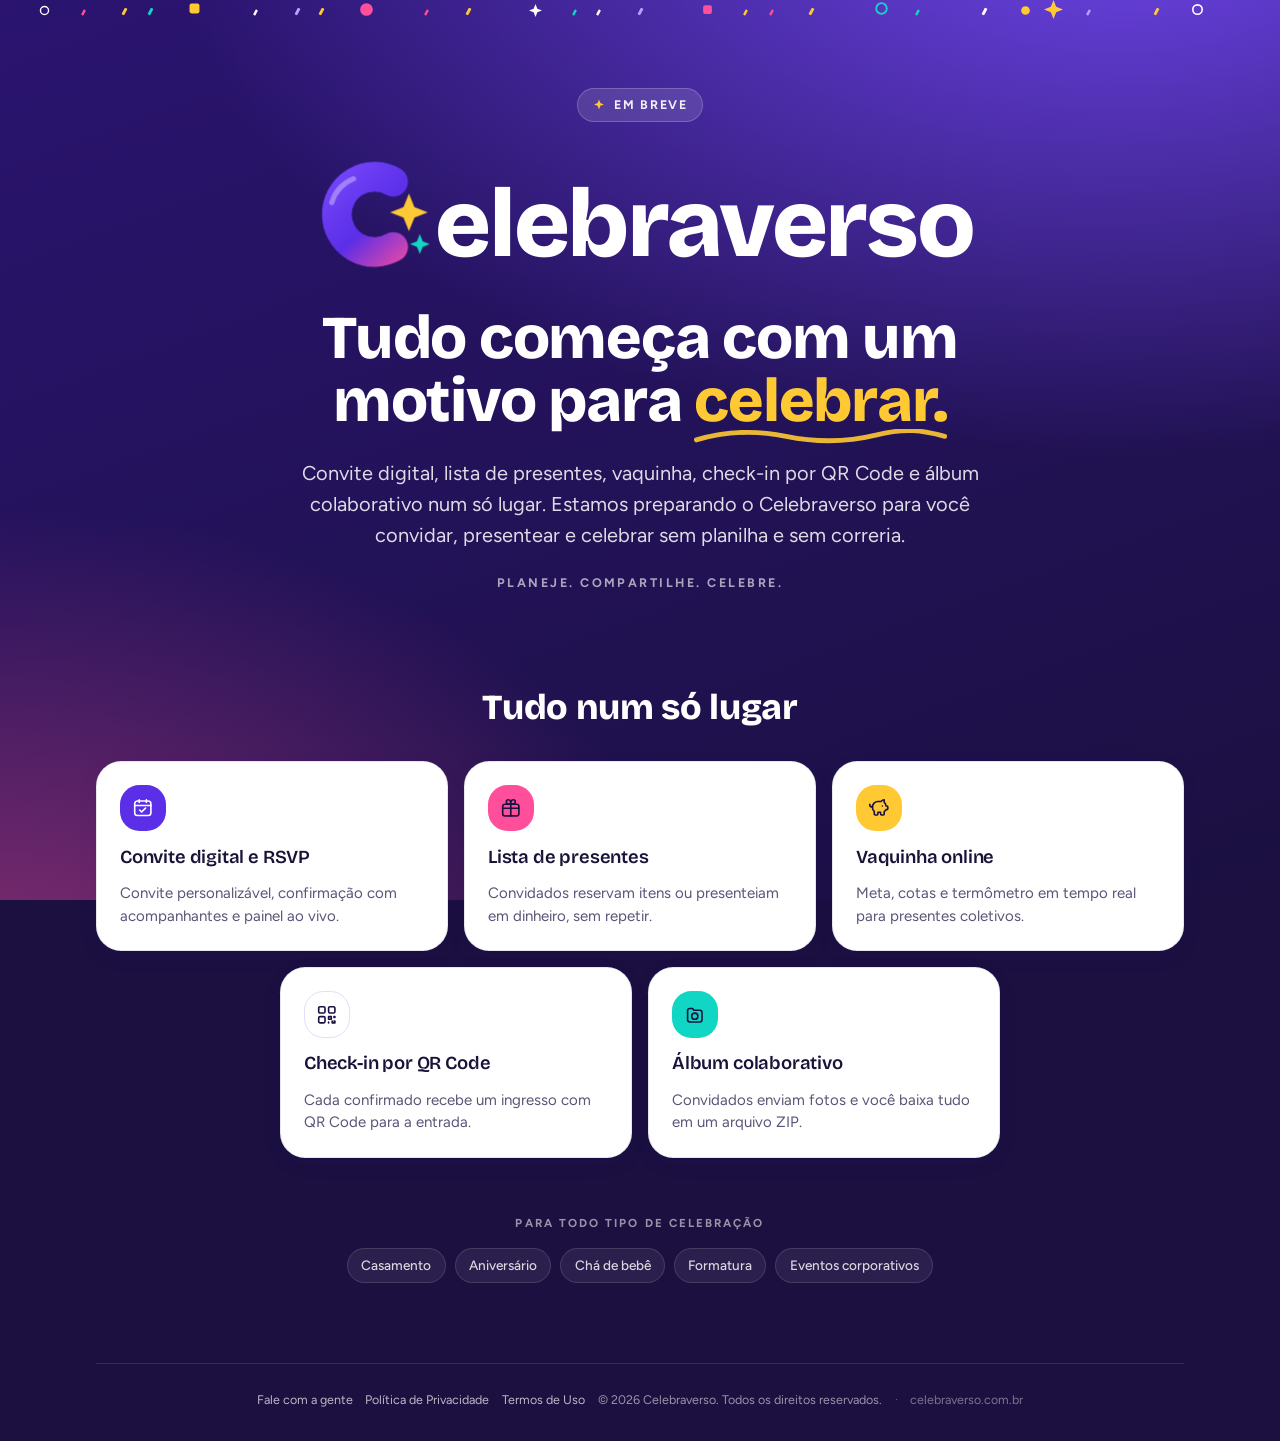
<file: index.html>
<!doctype html>
<html lang="pt-BR">
  <head>
    <meta charset="utf-8" />
    <meta name="viewport" content="width=device-width, initial-scale=1" />
    <title>Celebraverso · Convite digital, lista de presentes e vaquinha — em breve</title>
    <meta name="robots" content="index, follow, max-image-preview:large" />
    <script type="application/ld+json">{"@context":"https://schema.org","@graph":[{"@type":"WebSite","@id":"https://celebraverso.com.br/#site","url":"https://celebraverso.com.br/","name":"Celebraverso","inLanguage":"pt-BR"},{"@type":"Organization","@id":"https://celebraverso.com.br/#org","name":"Celebraverso","url":"https://celebraverso.com.br/","slogan":"Planeje. Compartilhe. Celebre."}]}</script>
    <meta name="description" content="Celebraverso: convite digital, lista de presentes, vaquinha, check-in por QR Code e álbum colaborativo. Em breve." />
    <meta name="theme-color" content="#1b1040" />
    <meta name="color-scheme" content="dark light" />
    <link rel="icon" href="favicon.svg?v=2" type="image/svg+xml" />
    <link rel="apple-touch-icon" href="favicon.svg?v=2" />
    <link rel="canonical" href="https://celebraverso.com.br/" />
    <meta property="og:type" content="website" />
    <meta property="og:site_name" content="Celebraverso" />
    <meta property="og:locale" content="pt_BR" />
    <meta property="og:url" content="https://celebraverso.com.br/" />
    <meta property="og:title" content="Celebraverso · Planeje. Compartilhe. Celebre." />
    <meta property="og:description" content="Convite digital, lista de presentes, vaquinha, check-in por QR Code e álbum colaborativo num só lugar. Em breve." />
    <meta property="og:image" content="https://celebraverso.com.br/og-image.jpg" />
    <meta property="og:image:type" content="image/jpeg" />
    <meta property="og:image:width" content="1200" />
    <meta property="og:image:height" content="630" />
    <meta property="og:image:alt" content="Celebraverso — Planeje. Compartilhe. Celebre." />
    <meta name="twitter:card" content="summary_large_image" />
    <meta name="twitter:title" content="Celebraverso · Em breve" />
    <meta name="twitter:description" content="Convite digital, lista de presentes, vaquinha, check-in e álbum colaborativo. Em breve." />
    <meta name="twitter:image" content="https://celebraverso.com.br/og-image.jpg" />
    <link rel="preload" href="assets/fonts/bricolage-grotesque.woff2" as="font" type="font/woff2" crossorigin />
    <link rel="preload" href="assets/fonts/figtree.woff2" as="font" type="font/woff2" crossorigin />
    <link rel="stylesheet" href="styles.css?v=6" />
  </head>
  <body>
    <div class="fundo" aria-hidden="true">
      <div class="ambient motion-reduce:hidden">
        <span style="left: 3%; top: 0px; width: 13px; height: 13px; animation-duration: 56s; animation-delay: 0s; --dx: -14px; --rot: -50deg; --o: 0.5;"><svg viewBox="-12 -12 24 24" aria-hidden="true" focusable="false" class="size-full"><circle r="7.500" fill="none" stroke="#ffffff" stroke-width="2.600"></circle></svg></span>
        <span style="left:59.9%;top:0;width:9px;height:9px;animation-duration:56.0s;animation-delay:0.0s;--dx:25px;--rot:79deg;--o:0.48000000000000004"><svg viewBox="-12 -12 24 24" aria-hidden="true" focusable="false" class="size-full"><rect x="-3.200" y="-8" width="6.400" height="16" rx="1.600" fill="#ff4f9a" transform="rotate(28)"></rect></svg></span>
        <span class="max-sm:hidden" style="left:24.7%;top:0;width:11px;height:11px;animation-duration:56.0s;animation-delay:-3.1s;--dx:-14px;--rot:-108deg;--o:0.56"><svg viewBox="-12 -12 24 24" aria-hidden="true" focusable="false" class="size-full"><rect x="-3.200" y="-8" width="6.400" height="16" rx="1.600" fill="#ffc933" transform="rotate(28)"></rect></svg></span>
        <span class="max-sm:hidden" style="left: 81.6%; top: 0px; width: 19px; height: 19px; animation-duration: 56s; animation-delay: -12.4s; --dx: 25px; --rot: 137deg; --o: 0.74;"><svg viewBox="-12 -12 24 24" aria-hidden="true" focusable="false" class="size-full"><path d="M0-12l3.4 8.6L12 0l-8.6 3.4L0 12l-3.4-8.6L-12 0l8.6-3.4z" fill="#ffc933"></path></svg></span>
        <span style="left:46.4%;top:0;width:9px;height:9px;animation-duration:56.0s;animation-delay:-6.2s;--dx:-14px;--rot:-56deg;--o:0.4"><svg viewBox="-12 -12 24 24" aria-hidden="true" focusable="false" class="size-full"><rect x="-3.200" y="-8" width="6.400" height="16" rx="1.600" fill="#ffffff" transform="rotate(28)"></rect></svg></span>
        <span class="max-sm:hidden" style="left:11.3%;top:0;width:11px;height:11px;animation-duration:56.0s;animation-delay:-9.3s;--dx:25px;--rot:85deg;--o:0.48000000000000004"><svg viewBox="-12 -12 24 24" aria-hidden="true" focusable="false" class="size-full"><rect x="-3.200" y="-8" width="6.400" height="16" rx="1.600" fill="#12d6c4" transform="rotate(28)"></rect></svg></span>
        <span style="left: 68.2%; top: 0px; width: 17px; height: 17px; animation-duration: 56s; animation-delay: -6.2s; --dx: -14px; --rot: -114deg; --o: 0.66;"><svg viewBox="-12 -12 24 24" aria-hidden="true" focusable="false" class="size-full"><circle r="7.500" fill="none" stroke="#12d6c4" stroke-width="2.600"></circle></svg></span>
        <span style="left:33.0%;top:0;width:9px;height:9px;animation-duration:56.0s;animation-delay:-12.4s;--dx:25px;--rot:143deg;--o:0.64"><svg viewBox="-12 -12 24 24" aria-hidden="true" focusable="false" class="size-full"><rect x="-3.200" y="-8" width="6.400" height="16" rx="1.600" fill="#ff4f9a" transform="rotate(28)"></rect></svg></span>
        <span class="max-sm:hidden" style="left:89.9%;top:0;width:11px;height:11px;animation-duration:56.0s;animation-delay:-15.6s;--dx:-14px;--rot:-62deg;--o:0.4"><svg viewBox="-12 -12 24 24" aria-hidden="true" focusable="false" class="size-full"><rect x="-3.200" y="-8" width="6.400" height="16" rx="1.600" fill="#ffc933" transform="rotate(28)"></rect></svg></span>
        <span class="max-sm:hidden" style="left: 54.7%; top: 0px; width: 15px; height: 15px; animation-duration: 56s; animation-delay: -24.9s; --dx: 25px; --rot: 91deg; --o: 0.58;"><svg viewBox="-12 -12 24 24" aria-hidden="true" focusable="false" class="size-full"><rect x="-7" y="-7" width="14" height="14" rx="3" fill="#ff4f9a"></rect></svg></span>
        <span style="left:19.6%;top:0;width:9px;height:9px;animation-duration:56.0s;animation-delay:-18.7s;--dx:-14px;--rot:-120deg;--o:0.56"><svg viewBox="-12 -12 24 24" aria-hidden="true" focusable="false" class="size-full"><rect x="-3.200" y="-8" width="6.400" height="16" rx="1.600" fill="#ffffff" transform="rotate(28)"></rect></svg></span>
        <span class="max-sm:hidden" style="left:76.5%;top:0;width:11px;height:11px;animation-duration:56.0s;animation-delay:-21.8s;--dx:25px;--rot:149deg;--o:0.64"><svg viewBox="-12 -12 24 24" aria-hidden="true" focusable="false" class="size-full"><rect x="-3.200" y="-8" width="6.400" height="16" rx="1.600" fill="#ffffff" transform="rotate(28)"></rect></svg></span>
        <span style="left: 41.3%; top: 0px; width: 13px; height: 13px; animation-duration: 56s; animation-delay: -18.7s; --dx: -14px; --rot: -68deg; --o: 0.5;"><svg viewBox="-12 -12 24 24" aria-hidden="true" focusable="false" class="size-full"><path d="M0-12l3.4 8.6L12 0l-8.6 3.4L0 12l-3.4-8.6L-12 0l8.6-3.4z" fill="#ffffff"></path></svg></span>
        <span style="left:6.2%;top:0;width:9px;height:9px;animation-duration:56.0s;animation-delay:-24.9s;--dx:25px;--rot:97deg;--o:0.48000000000000004"><svg viewBox="-12 -12 24 24" aria-hidden="true" focusable="false" class="size-full"><rect x="-3.200" y="-8" width="6.400" height="16" rx="1.600" fill="#ff4f9a" transform="rotate(28)"></rect></svg></span>
        <span class="max-sm:hidden" style="left:63.0%;top:0;width:11px;height:11px;animation-duration:56.0s;animation-delay:-28.0s;--dx:-14px;--rot:-126deg;--o:0.56"><svg viewBox="-12 -12 24 24" aria-hidden="true" focusable="false" class="size-full"><rect x="-3.200" y="-8" width="6.400" height="16" rx="1.600" fill="#ffc933" transform="rotate(28)"></rect></svg></span>
        <span class="max-sm:hidden" style="left: 27.9%; top: 0px; width: 19px; height: 19px; animation-duration: 56s; animation-delay: -37.3s; --dx: 25px; --rot: 155deg; --o: 0.74;"><svg viewBox="-12 -12 24 24" aria-hidden="true" focusable="false" class="size-full"><circle r="8" fill="#ff4f9a"></circle></svg></span>
        <span style="left:84.7%;top:0;width:9px;height:9px;animation-duration:56.0s;animation-delay:-31.1s;--dx:-14px;--rot:-74deg;--o:0.4"><svg viewBox="-12 -12 24 24" aria-hidden="true" focusable="false" class="size-full"><rect x="-3.200" y="-8" width="6.400" height="16" rx="1.600" fill="#b9a2ff" transform="rotate(28)"></rect></svg></span>
        <span class="max-sm:hidden" style="left:49.6%;top:0;width:11px;height:11px;animation-duration:56.0s;animation-delay:-34.2s;--dx:25px;--rot:103deg;--o:0.48000000000000004"><svg viewBox="-12 -12 24 24" aria-hidden="true" focusable="false" class="size-full"><rect x="-3.200" y="-8" width="6.400" height="16" rx="1.600" fill="#b9a2ff" transform="rotate(28)"></rect></svg></span>
        <span style="left: 14.5%; top: 0px; width: 17px; height: 17px; animation-duration: 56s; animation-delay: -31.1s; --dx: -14px; --rot: -132deg; --o: 0.66;"><svg viewBox="-12 -12 24 24" aria-hidden="true" focusable="false" class="size-full"><rect x="-7" y="-7" width="14" height="14" rx="3" fill="#ffc933"></rect></svg></span>
        <span style="left:71.3%;top:0;width:9px;height:9px;animation-duration:56.0s;animation-delay:-37.3s;--dx:25px;--rot:51deg;--o:0.64"><svg viewBox="-12 -12 24 24" aria-hidden="true" focusable="false" class="size-full"><rect x="-3.200" y="-8" width="6.400" height="16" rx="1.600" fill="#12d6c4" transform="rotate(28)"></rect></svg></span>
        <span class="max-sm:hidden" style="left:36.2%;top:0;width:11px;height:11px;animation-duration:56.0s;animation-delay:-40.4s;--dx:-14px;--rot:-80deg;--o:0.4"><svg viewBox="-12 -12 24 24" aria-hidden="true" focusable="false" class="size-full"><rect x="-3.200" y="-8" width="6.400" height="16" rx="1.600" fill="#ffc933" transform="rotate(28)"></rect></svg></span>
        <span class="max-sm:hidden" style="left: 93%; top: 0px; width: 15px; height: 15px; animation-duration: 56s; animation-delay: -49.8s; --dx: 25px; --rot: 109deg; --o: 0.58;"><svg viewBox="-12 -12 24 24" aria-hidden="true" focusable="false" class="size-full"><circle r="7.500" fill="none" stroke="#ffffff" stroke-width="2.600"></circle></svg></span>
        <span style="left:57.9%;top:0;width:9px;height:9px;animation-duration:56.0s;animation-delay:-43.6s;--dx:-14px;--rot:-138deg;--o:0.56"><svg viewBox="-12 -12 24 24" aria-hidden="true" focusable="false" class="size-full"><rect x="-3.200" y="-8" width="6.400" height="16" rx="1.600" fill="#ffc933" transform="rotate(28)"></rect></svg></span>
        <span class="max-sm:hidden" style="left:22.8%;top:0;width:11px;height:11px;animation-duration:56.0s;animation-delay:-46.7s;--dx:25px;--rot:57deg;--o:0.64"><svg viewBox="-12 -12 24 24" aria-hidden="true" focusable="false" class="size-full"><rect x="-3.200" y="-8" width="6.400" height="16" rx="1.600" fill="#b9a2ff" transform="rotate(28)"></rect></svg></span>
        <span style="left: 79.6%; top: 0px; width: 13px; height: 13px; animation-duration: 56s; animation-delay: -43.6s; --dx: -14px; --rot: -86deg; --o: 0.5;"><svg viewBox="-12 -12 24 24" aria-hidden="true" focusable="false" class="size-full"><circle r="8" fill="#ffc933"></circle></svg></span>
        <span style="left:44.5%;top:0;width:9px;height:9px;animation-duration:56.0s;animation-delay:-49.8s;--dx:25px;--rot:115deg;--o:0.48000000000000004"><svg viewBox="-12 -12 24 24" aria-hidden="true" focusable="false" class="size-full"><rect x="-3.200" y="-8" width="6.400" height="16" rx="1.600" fill="#12d6c4" transform="rotate(28)"></rect></svg></span>
        <span class="max-sm:hidden" style="left:9.3%;top:0;width:11px;height:11px;animation-duration:56.0s;animation-delay:-52.9s;--dx:-14px;--rot:-144deg;--o:0.56"><svg viewBox="-12 -12 24 24" aria-hidden="true" focusable="false" class="size-full"><rect x="-3.200" y="-8" width="6.400" height="16" rx="1.600" fill="#ffc933" transform="rotate(28)"></rect></svg></span>
      </div>
    </div>
    <a class="skip-link" href="#conteudo">Pular para o conteúdo</a>

    <div id="pagina-black">
      <div hidden></div>
      
      <main id="conteudo" class="page sobre-fundo">

      <header class="hero">
        <p class="badge reveal">
          <svg class="badge-spark" viewBox="0 0 24 24" aria-hidden="true">
            <path
              d="M12 2.5l2.3 6.2 6.2 2.3-6.2 2.3L12 19.5l-2.3-6.2L3.5 11l6.2-2.3z"
              fill="currentColor"
            />
          </svg>
          Em breve
        </p>

        <p class="brand reveal reveal-1">
          <span class="sr-only">Celebraverso</span>
          <svg class="brand-mark" viewBox="0 0 64 64" aria-hidden="true" focusable="false">
            <defs>
              <linearGradient
                id="celebra-c"
                x1="8"
                y1="6"
                x2="56"
                y2="58"
                gradientUnits="userSpaceOnUse"
              >
                <stop offset="0" stop-color="#7a4dff" />
                <stop offset="0.55" stop-color="#5b2ee8" />
                <stop offset="1" stop-color="#ff4f9a" />
              </linearGradient>
            </defs>
            <path
              d="M44 15.5A19 19 0 1 0 44 48.5"
              stroke="url(#celebra-c)"
              stroke-width="15"
              stroke-linecap="round"
              fill="none"
            />
            <path
              d="M13 26A19 19 0 0 1 24 14"
              stroke="#ffffff"
              stroke-opacity="0.35"
              stroke-width="2.6"
              stroke-linecap="round"
              fill="none"
            />
            <path
              class="spark"
              d="M52.00 21.50L54.76 28.34L61.50 31.00L54.76 33.66L52.00 40.50L49.24 33.66L42.50 31.00L49.24 28.34z"
              fill="#ffc933"
            />
            <path
              class="bit-mark"
              d="M57.50 42.00L58.95 45.60L62.50 47.00L58.95 48.40L57.50 52.00L56.05 48.40L52.50 47.00L56.05 45.60z"
              fill="#12d6c4"
            />
          </svg><span class="brand-word" aria-hidden="true">elebra<span class="brand-suffix">verso</span></span>
        </p>

        <h1 class="headline reveal reveal-2">
          Tudo começa com um motivo para
          <span class="sun-word">
            celebrar.
            <svg class="underline" viewBox="0 0 220 14" preserveAspectRatio="none" aria-hidden="true">
              <path
                d="M2 9c28-8 52-8 78-3s52 5 78-1 40-4 60 1"
                fill="none"
                stroke="currentColor"
                stroke-width="4"
                stroke-linecap="round"
              />
            </svg>
          </span>
        </h1>

        <p class="lead reveal reveal-3">
          Convite digital, lista de presentes, vaquinha, check-in por QR Code e
          álbum colaborativo num só lugar. Estamos preparando o Celebraverso para você
          convidar, presentear e celebrar sem planilha e sem correria.
        </p>

        <p class="slogan reveal reveal-4">Planeje. Compartilhe. Celebre.</p>
      </header>

      <section class="features" aria-labelledby="recursos">
        <h2 id="recursos" class="section-title reveal">Tudo num só lugar</h2>
        <ul class="cards">
          <li class="card reveal">
            <span class="icon icon-violet" aria-hidden="true">
              <svg viewBox="0 0 24 24" fill="none" stroke="currentColor" stroke-width="1.8" stroke-linecap="round" stroke-linejoin="round">
                <rect x="3" y="4.5" width="18" height="16" rx="3" />
                <path d="M8 3v3M16 3v3M3 9.5h18M8.5 14.5l2.2 2.2 4.3-4.3" />
              </svg>
            </span>
            <h3>Convite digital e RSVP</h3>
            <p>Convite personalizável, confirmação com acompanhantes e painel ao vivo.</p>
          </li>

          <li class="card reveal">
            <span class="icon icon-pink" aria-hidden="true">
              <svg viewBox="0 0 24 24" fill="none" stroke="currentColor" stroke-width="1.8" stroke-linecap="round" stroke-linejoin="round">
                <rect x="3" y="8" width="18" height="13" rx="2.5" />
                <path d="M12 8v13M3 12.5h18" />
                <path d="M12 8C9 8 7 6.8 7 5.2 7 3.9 8 3 9.3 3c1.6 0 2.7 2 2.7 5zM12 8c3 0 5-1.2 5-2.8C17 3.9 16 3 14.7 3c-1.6 0-2.7 2-2.7 5z" />
              </svg>
            </span>
            <h3>Lista de presentes</h3>
            <p>Convidados reservam itens ou presenteiam em dinheiro, sem repetir.</p>
          </li>

          <li class="card reveal">
            <span class="icon icon-sun" aria-hidden="true">
              <svg viewBox="0 0 24 24" fill="none" stroke="currentColor" stroke-width="1.8" stroke-linecap="round" stroke-linejoin="round">
                <path d="M11 17h3v2a1 1 0 0 0 1 1h2a1 1 0 0 0 1-1v-3a3.16 3.16 0 0 0 2-2h1a1 1 0 0 0 1-1v-2a1 1 0 0 0-1-1h-1a5 5 0 0 0-2-4V3a4 4 0 0 0-3.2 1.6l-.3.4H11a6 6 0 0 0-6 6v1a5 5 0 0 0 2 4v3a1 1 0 0 0 1 1h2a1 1 0 0 0 1-1z" />
                <path d="M16 10h.01" />
                <path d="M2 8v1a2 2 0 0 0 2 2h1" />
              </svg>
            </span>
            <h3>Vaquinha online</h3>
            <p>Meta, cotas e termômetro em tempo real para presentes coletivos.</p>
          </li>

          <li class="card reveal">
            <span class="icon icon-ink" aria-hidden="true">
              <svg viewBox="0 0 24 24" fill="none" stroke="currentColor" stroke-width="1.8" stroke-linecap="round" stroke-linejoin="round">
                <rect x="3" y="3" width="7" height="7" rx="1.5" />
                <rect x="14" y="3" width="7" height="7" rx="1.5" />
                <rect x="3" y="14" width="7" height="7" rx="1.5" />
                <path d="M14 14h3v3h-3zM20 14h1v1h-1zM20 19h1v2h-3v-2M14 20v1" />
              </svg>
            </span>
            <h3>Check-in por QR Code</h3>
            <p>Cada confirmado recebe um ingresso com QR Code para a entrada.</p>
          </li>

          <li class="card reveal">
            <span class="icon icon-aqua" aria-hidden="true">
              <svg viewBox="0 0 24 24" fill="none" stroke="currentColor" stroke-width="1.8" stroke-linecap="round" stroke-linejoin="round">
                <path d="M4 7.5A2.5 2.5 0 0 1 6.5 5h3L11 7h6.5A2.5 2.5 0 0 1 20 9.5v8A2.5 2.5 0 0 1 17.5 20h-11A2.5 2.5 0 0 1 4 17.5z" />
                <circle cx="12" cy="13.5" r="3.4" />
              </svg>
            </span>
            <h3>Álbum colaborativo</h3>
            <p>Convidados enviam fotos e você baixa tudo em um arquivo ZIP.</p>
          </li>
        </ul>

        <p class="types-label reveal">Para todo tipo de celebração</p>
        <ul class="types reveal">
          <li>Casamento</li>
          <li>Aniversário</li>
          <li>Chá de bebê</li>
          <li>Formatura</li>
          <li>Eventos corporativos</li>
        </ul>
      </section>

      <footer class="footer">
        <p><a href="mailto:atendimento@celebraverso.com.br">Fale com a gente</a></p>
        <p><a href="privacidade/">Política de Privacidade</a></p>
        <p><a href="termos/">Termos de Uso</a></p>

        <p>© <span id="ano">2026</span> Celebraverso. Todos os direitos reservados.</p>
        <p class="domain">celebraverso.com.br</p>
      </footer>
    </main>
    </div>


    <script src="app.js?v=4" defer></script>
  </body>
</html>
</file>
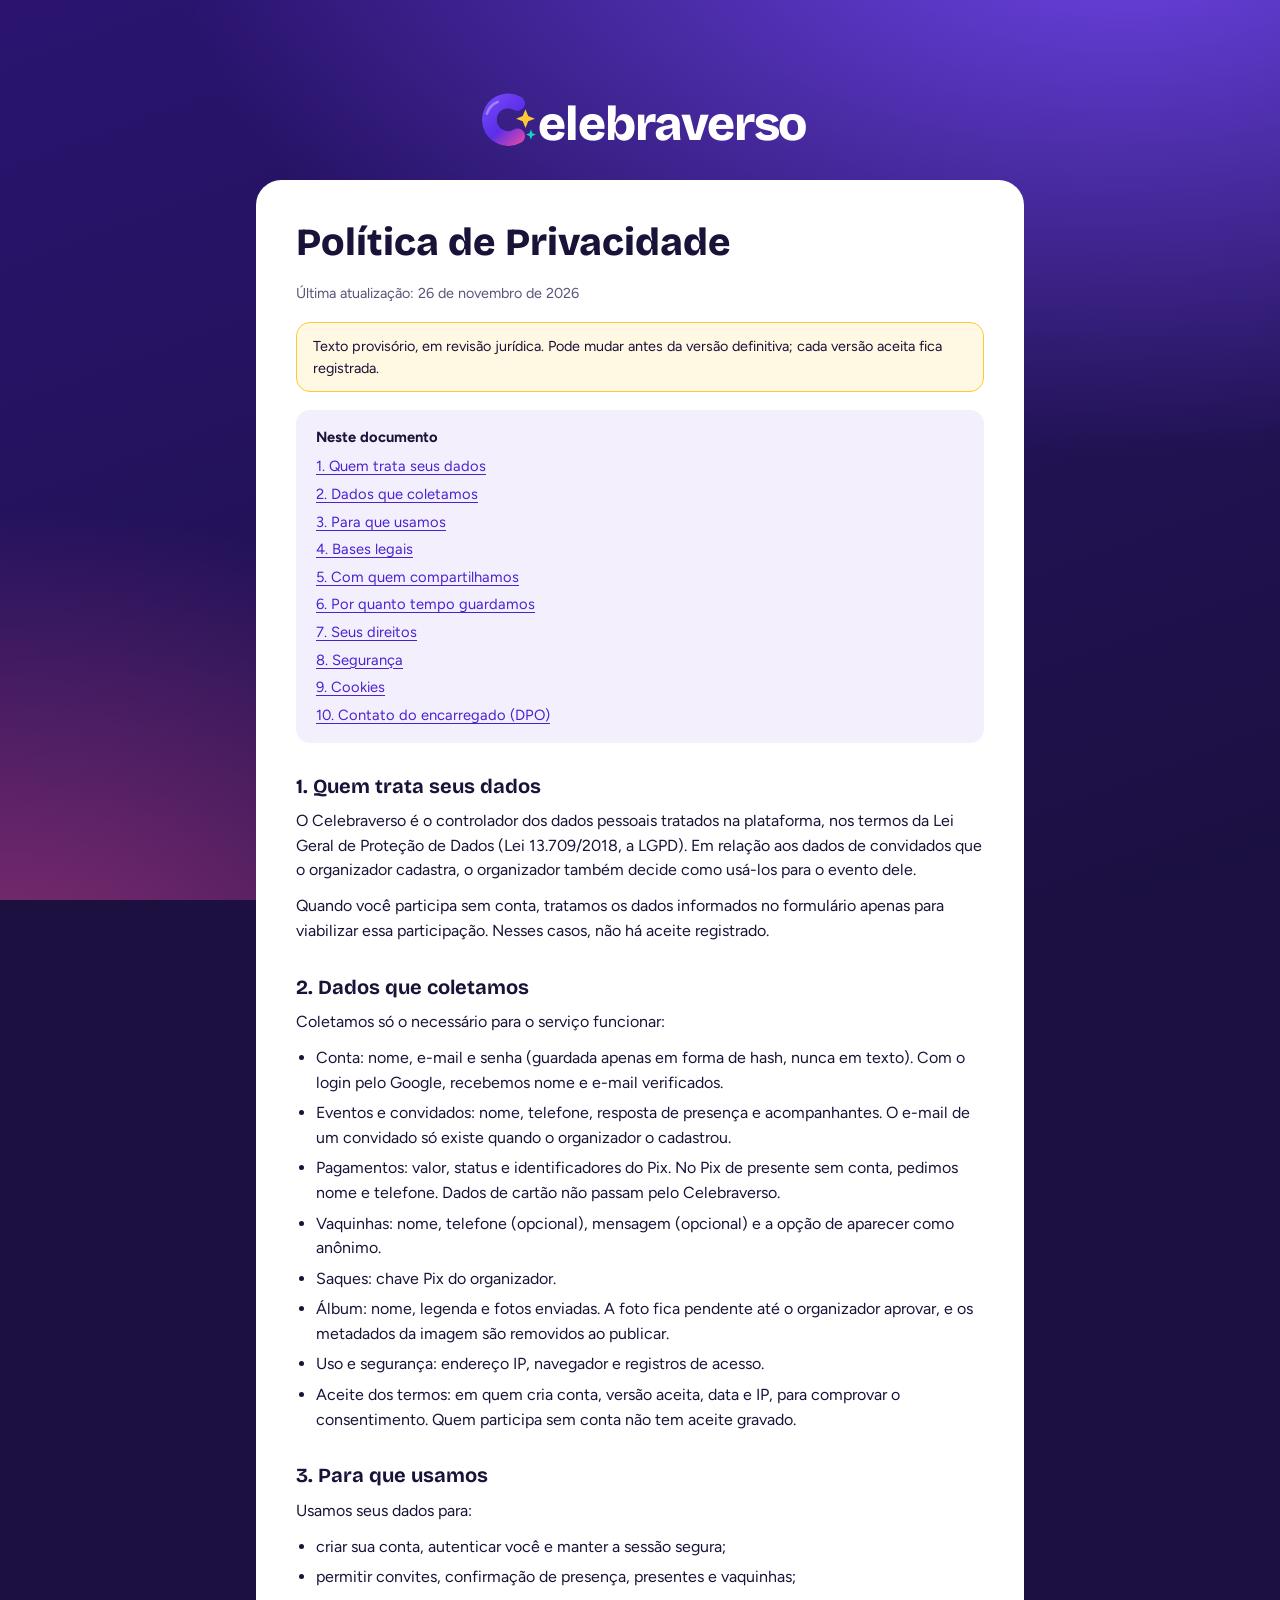
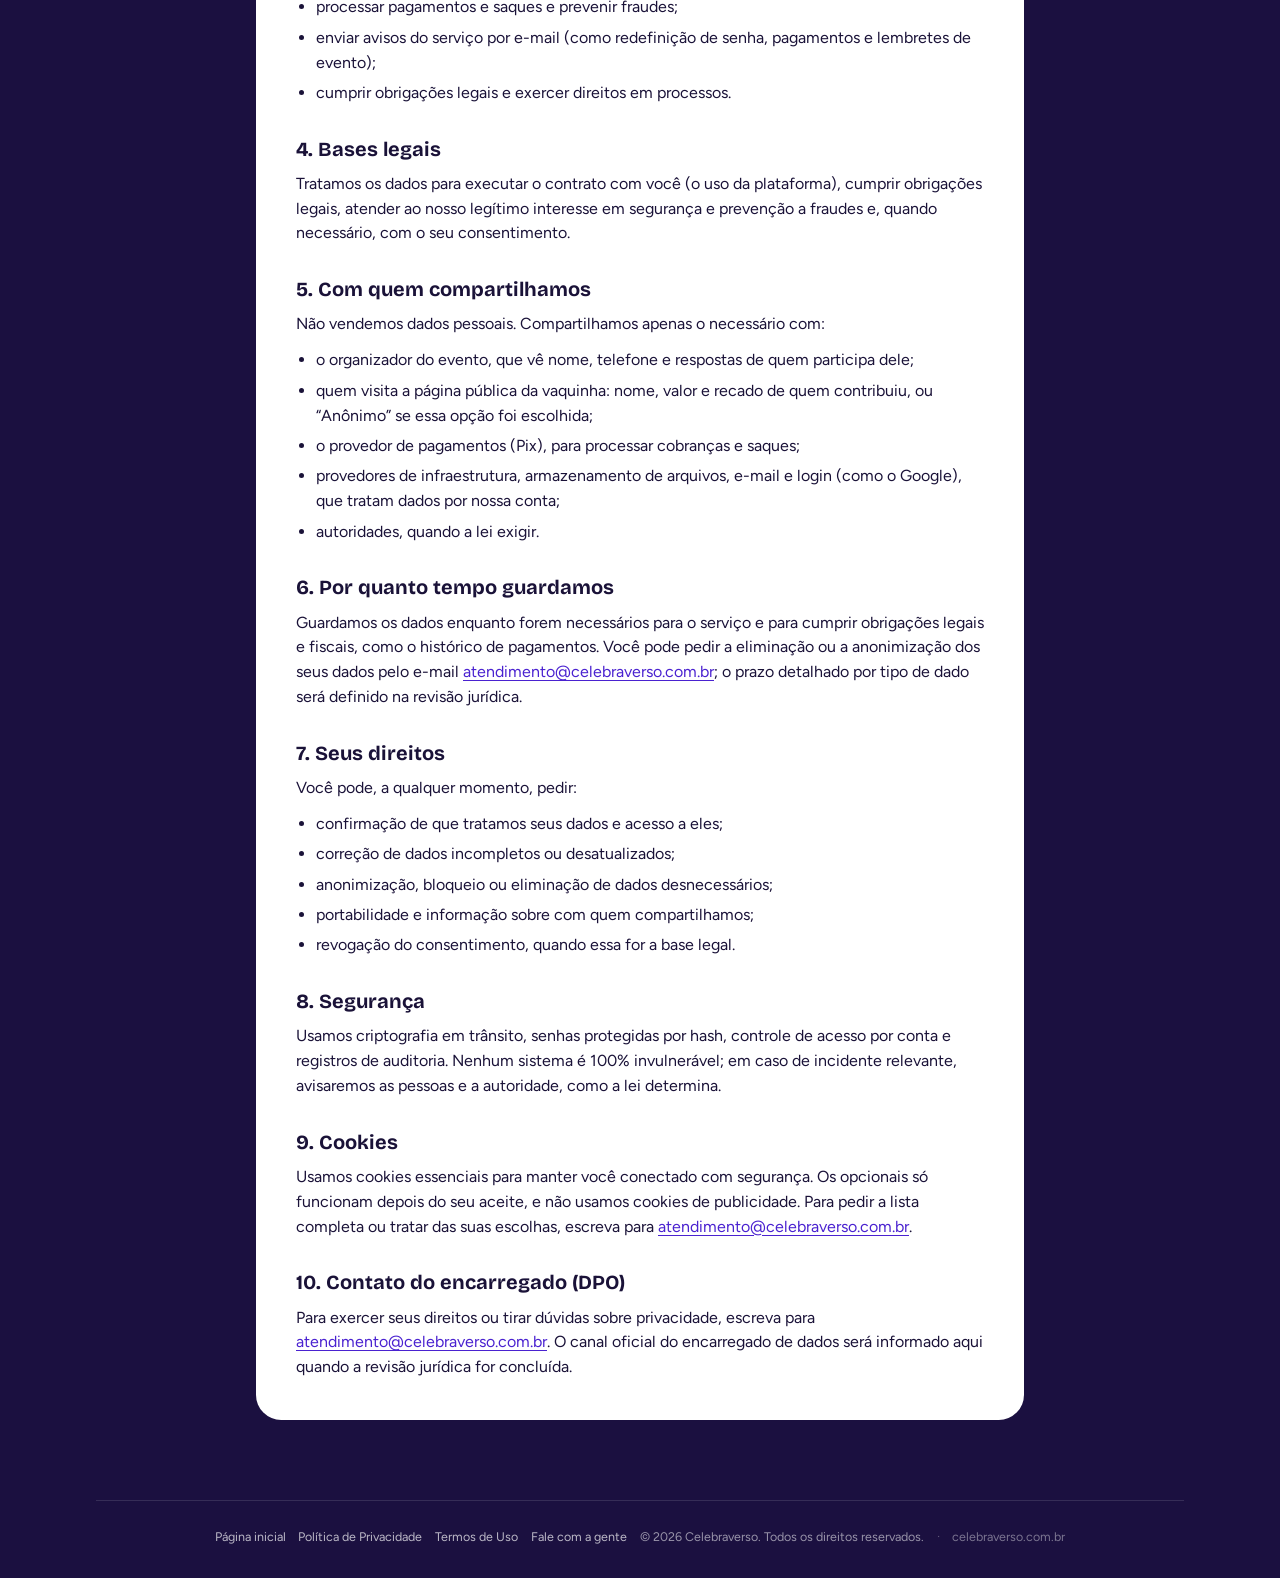
<file: privacidade/index.html>
<!doctype html>
<!-- Gerado por celebra-interface/scripts/legal-static.mjs. Não edite à mão. -->
<html lang="pt-BR">
  <head>
    <meta charset="utf-8" />
    <meta name="viewport" content="width=device-width, initial-scale=1" />
    <title>Política de Privacidade · Celebraverso</title>
    <meta name="description" content="Quais dados o Celebraverso coleta, por que, com quem compartilha e como você exerce seus direitos (LGPD)." />
    <meta name="robots" content="index, follow" />
    <meta name="theme-color" content="#1b1040" />
    <meta name="color-scheme" content="dark light" />
    <link rel="icon" href="../favicon.svg?v=2" type="image/svg+xml" />
    <link rel="apple-touch-icon" href="../favicon.svg?v=2" />
    <link rel="canonical" href="https://celebraverso.com.br/privacidade/" />
    <meta property="og:type" content="website" />
    <meta property="og:site_name" content="Celebraverso" />
    <meta property="og:locale" content="pt_BR" />
    <meta property="og:url" content="https://celebraverso.com.br/privacidade/" />
    <meta property="og:title" content="Política de Privacidade · Celebraverso" />
    <meta property="og:description" content="Quais dados o Celebraverso coleta, por que, com quem compartilha e como você exerce seus direitos (LGPD)." />
    <meta property="og:image" content="https://celebraverso.com.br/og-image.jpg" />
    <link rel="preload" href="../assets/fonts/bricolage-grotesque.woff2" as="font" type="font/woff2" crossorigin />
    <link rel="preload" href="../assets/fonts/figtree.woff2" as="font" type="font/woff2" crossorigin />
    <link rel="stylesheet" href="../styles.css?v=6" />
  </head>
  <body>
    <div class="fundo" aria-hidden="true"></div>
    <a class="skip-link" href="#conteudo">Pular para o conteúdo</a>

    <main id="conteudo" class="page sobre-fundo">
      <header>
        <a class="legal-brand" href="../">
          <span class="brand">
            <span class="sr-only">Celebraverso, página inicial</span>
            <svg class="brand-mark" viewBox="0 0 64 64" aria-hidden="true" focusable="false">
              <defs>
                <linearGradient id="celebraverso-c-legal" x1="8" y1="6" x2="56" y2="58" gradientUnits="userSpaceOnUse">
                  <stop offset="0" stop-color="#7a4dff" />
                  <stop offset="0.55" stop-color="#5b2ee8" />
                  <stop offset="1" stop-color="#ff4f9a" />
                </linearGradient>
              </defs>
              <path d="M44 15.5A19 19 0 1 0 44 48.5" stroke="url(#celebraverso-c-legal)" stroke-width="15" stroke-linecap="round" fill="none" />
              <path d="M13 26A19 19 0 0 1 24 14" stroke="#ffffff" stroke-opacity="0.35" stroke-width="2.6" stroke-linecap="round" fill="none" />
              <path class="spark" d="M52.00 21.50L54.76 28.34L61.50 31.00L54.76 33.66L52.00 40.50L49.24 33.66L42.50 31.00L49.24 28.34z" fill="#ffc933" />
              <path class="bit-mark" d="M57.50 42.00L58.95 45.60L62.50 47.00L58.95 48.40L57.50 52.00L56.05 48.40L52.50 47.00L56.05 45.60z" fill="#12d6c4" />
            </svg><span class="brand-word" aria-hidden="true">elebra<span class="brand-suffix">verso</span></span>
          </span>
        </a>
      </header>

      <article class="legal">
        <h1>Política de Privacidade</h1>
        <p class="legal-date">Última atualização: 26 de novembro de 2026</p>
        <p class="legal-note" role="note">Texto provisório, em revisão jurídica. Pode mudar antes da versão definitiva; cada versão aceita fica registrada.</p>

        <nav class="legal-index" aria-label="Neste documento">
          <p>Neste documento</p>
          <ul>
            <li><a href="#quem-somos">1. Quem trata seus dados</a></li>
            <li><a href="#dados">2. Dados que coletamos</a></li>
            <li><a href="#finalidades">3. Para que usamos</a></li>
            <li><a href="#bases">4. Bases legais</a></li>
            <li><a href="#compartilhamento">5. Com quem compartilhamos</a></li>
            <li><a href="#retencao">6. Por quanto tempo guardamos</a></li>
            <li><a href="#direitos">7. Seus direitos</a></li>
            <li><a href="#seguranca">8. Segurança</a></li>
            <li><a href="#cookies">9. Cookies</a></li>
            <li><a href="#contato">10. Contato do encarregado (DPO)</a></li>
          </ul>
        </nav>

        <section id="quem-somos">
          <h2>1. Quem trata seus dados</h2>
          <p>O Celebraverso é o controlador dos dados pessoais tratados na plataforma, nos termos da Lei Geral de Proteção de Dados (Lei 13.709/2018, a LGPD). Em relação aos dados de convidados que o organizador cadastra, o organizador também decide como usá-los para o evento dele.</p>
          <p>Quando você participa sem conta, tratamos os dados informados no formulário apenas para viabilizar essa participação. Nesses casos, não há aceite registrado.</p>
        </section>

        <section id="dados">
          <h2>2. Dados que coletamos</h2>
          <p>Coletamos só o necessário para o serviço funcionar:</p>
          <ul>
            <li>Conta: nome, e-mail e senha (guardada apenas em forma de hash, nunca em texto). Com o login pelo Google, recebemos nome e e-mail verificados.</li>
            <li>Eventos e convidados: nome, telefone, resposta de presença e acompanhantes. O e-mail de um convidado só existe quando o organizador o cadastrou.</li>
            <li>Pagamentos: valor, status e identificadores do Pix. No Pix de presente sem conta, pedimos nome e telefone. Dados de cartão não passam pelo Celebraverso.</li>
            <li>Vaquinhas: nome, telefone (opcional), mensagem (opcional) e a opção de aparecer como anônimo.</li>
            <li>Saques: chave Pix do organizador.</li>
            <li>Álbum: nome, legenda e fotos enviadas. A foto fica pendente até o organizador aprovar, e os metadados da imagem são removidos ao publicar.</li>
            <li>Uso e segurança: endereço IP, navegador e registros de acesso.</li>
            <li>Aceite dos termos: em quem cria conta, versão aceita, data e IP, para comprovar o consentimento. Quem participa sem conta não tem aceite gravado.</li>
          </ul>
        </section>

        <section id="finalidades">
          <h2>3. Para que usamos</h2>
          <p>Usamos seus dados para:</p>
          <ul>
            <li>criar sua conta, autenticar você e manter a sessão segura;</li>
            <li>permitir convites, confirmação de presença, presentes e vaquinhas;</li>
            <li>processar pagamentos e saques e prevenir fraudes;</li>
            <li>enviar avisos do serviço por e-mail (como redefinição de senha, pagamentos e lembretes de evento);</li>
            <li>cumprir obrigações legais e exercer direitos em processos.</li>
          </ul>
        </section>

        <section id="bases">
          <h2>4. Bases legais</h2>
          <p>Tratamos os dados para executar o contrato com você (o uso da plataforma), cumprir obrigações legais, atender ao nosso legítimo interesse em segurança e prevenção a fraudes e, quando necessário, com o seu consentimento.</p>
        </section>

        <section id="compartilhamento">
          <h2>5. Com quem compartilhamos</h2>
          <p>Não vendemos dados pessoais. Compartilhamos apenas o necessário com:</p>
          <ul>
            <li>o organizador do evento, que vê nome, telefone e respostas de quem participa dele;</li>
            <li>quem visita a página pública da vaquinha: nome, valor e recado de quem contribuiu, ou “Anônimo” se essa opção foi escolhida;</li>
            <li>o provedor de pagamentos (Pix), para processar cobranças e saques;</li>
            <li>provedores de infraestrutura, armazenamento de arquivos, e-mail e login (como o Google), que tratam dados por nossa conta;</li>
            <li>autoridades, quando a lei exigir.</li>
          </ul>
        </section>

        <section id="retencao">
          <h2>6. Por quanto tempo guardamos</h2>
          <p>Guardamos os dados enquanto forem necessários para o serviço e para cumprir obrigações legais e fiscais, como o histórico de pagamentos. Você pode pedir a eliminação ou a anonimização dos seus dados pelo e-mail <a href="mailto:atendimento@celebraverso.com.br">atendimento@celebraverso.com.br</a>; o prazo detalhado por tipo de dado será definido na revisão jurídica.</p>
        </section>

        <section id="direitos">
          <h2>7. Seus direitos</h2>
          <p>Você pode, a qualquer momento, pedir:</p>
          <ul>
            <li>confirmação de que tratamos seus dados e acesso a eles;</li>
            <li>correção de dados incompletos ou desatualizados;</li>
            <li>anonimização, bloqueio ou eliminação de dados desnecessários;</li>
            <li>portabilidade e informação sobre com quem compartilhamos;</li>
            <li>revogação do consentimento, quando essa for a base legal.</li>
          </ul>
        </section>

        <section id="seguranca">
          <h2>8. Segurança</h2>
          <p>Usamos criptografia em trânsito, senhas protegidas por hash, controle de acesso por conta e registros de auditoria. Nenhum sistema é 100% invulnerável; em caso de incidente relevante, avisaremos as pessoas e a autoridade, como a lei determina.</p>
        </section>

        <section id="cookies">
          <h2>9. Cookies</h2>
          <p>Usamos cookies essenciais para manter você conectado com segurança. Os opcionais só funcionam depois do seu aceite, e não usamos cookies de publicidade. Para pedir a lista completa ou tratar das suas escolhas, escreva para <a href="mailto:atendimento@celebraverso.com.br">atendimento@celebraverso.com.br</a>.</p>
        </section>

        <section id="contato">
          <h2>10. Contato do encarregado (DPO)</h2>
          <p>Para exercer seus direitos ou tirar dúvidas sobre privacidade, escreva para <a href="mailto:atendimento@celebraverso.com.br">atendimento@celebraverso.com.br</a>. O canal oficial do encarregado de dados será informado aqui quando a revisão jurídica for concluída.</p>
        </section>
      </article>

      <footer class="footer">
        <p><a href="../">Página inicial</a></p>
        <p><a href="../privacidade/" aria-current="page">Política de Privacidade</a></p>
        <p><a href="../termos/">Termos de Uso</a></p>
        <p><a href="mailto:atendimento@celebraverso.com.br">Fale com a gente</a></p>
        <p>© 2026 Celebraverso. Todos os direitos reservados.</p>
        <p class="domain">celebraverso.com.br</p>
      </footer>
    </main>
  </body>
</html>
</file>
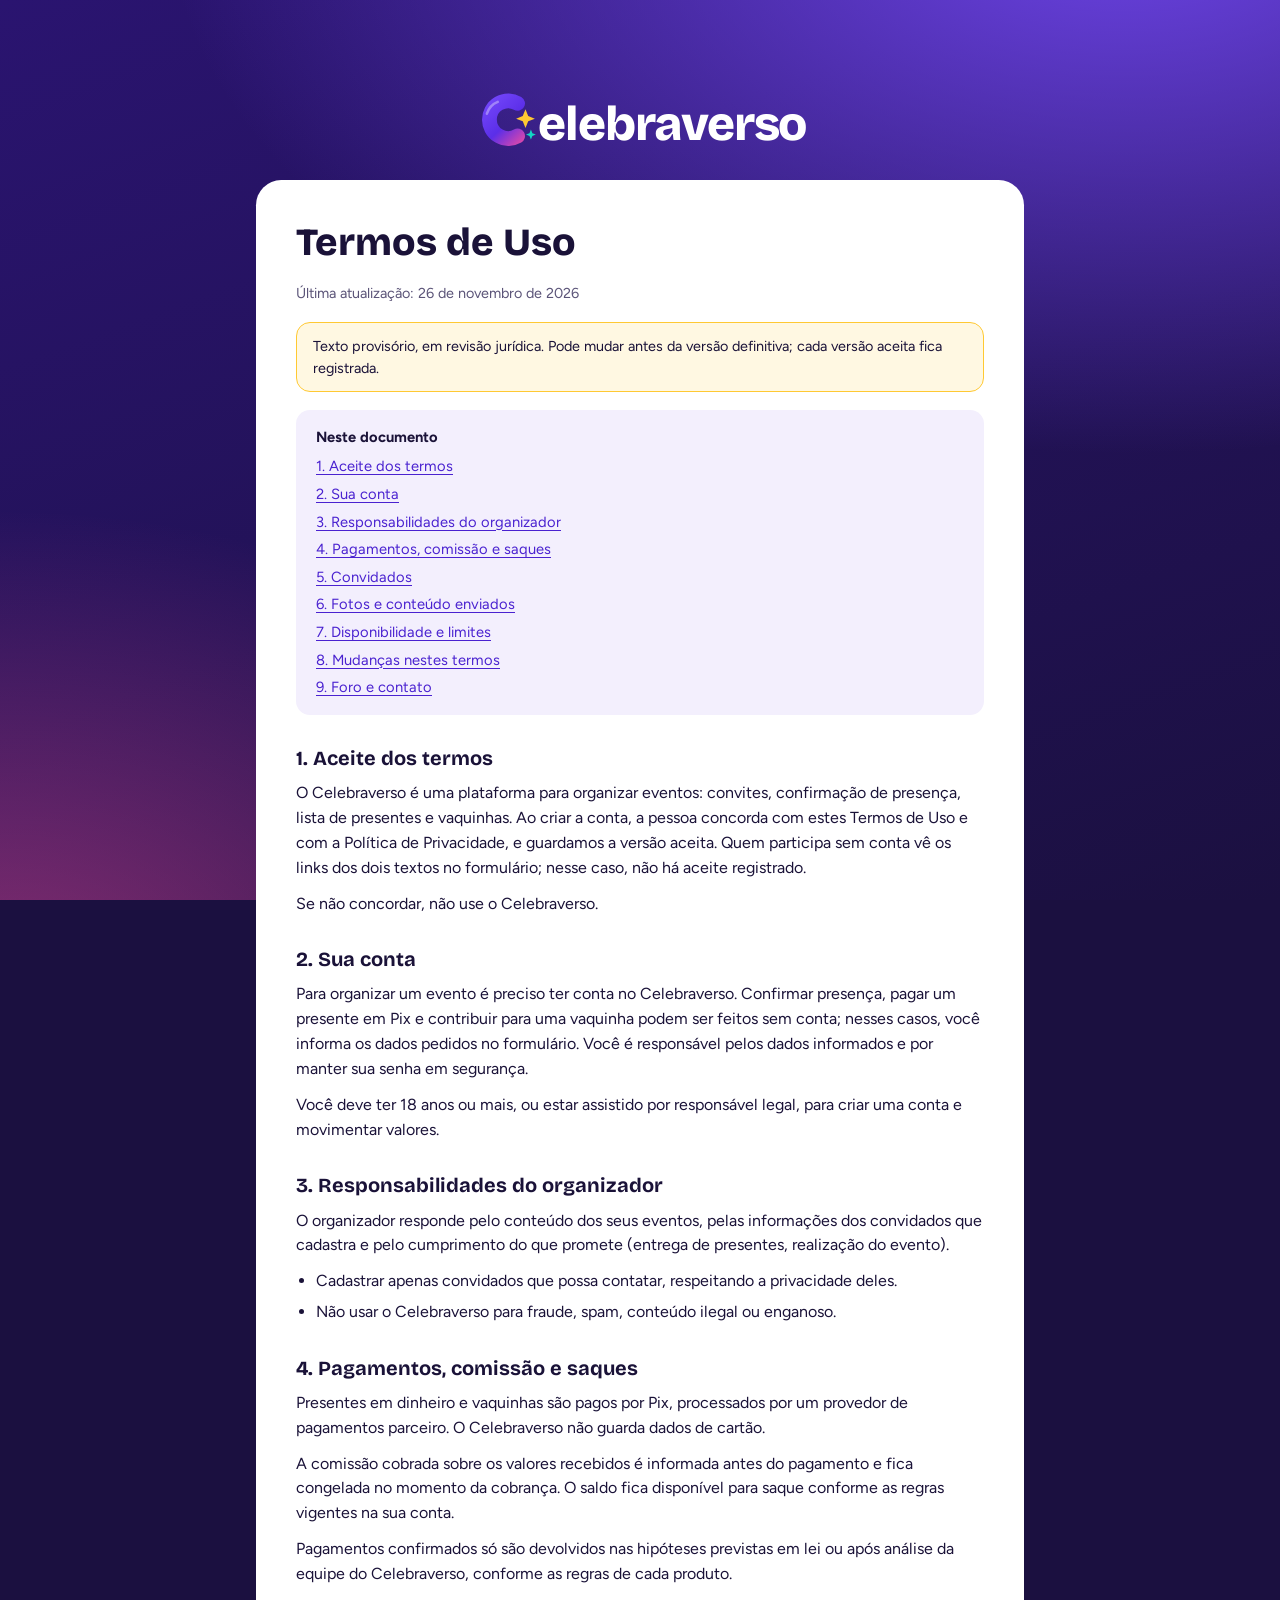
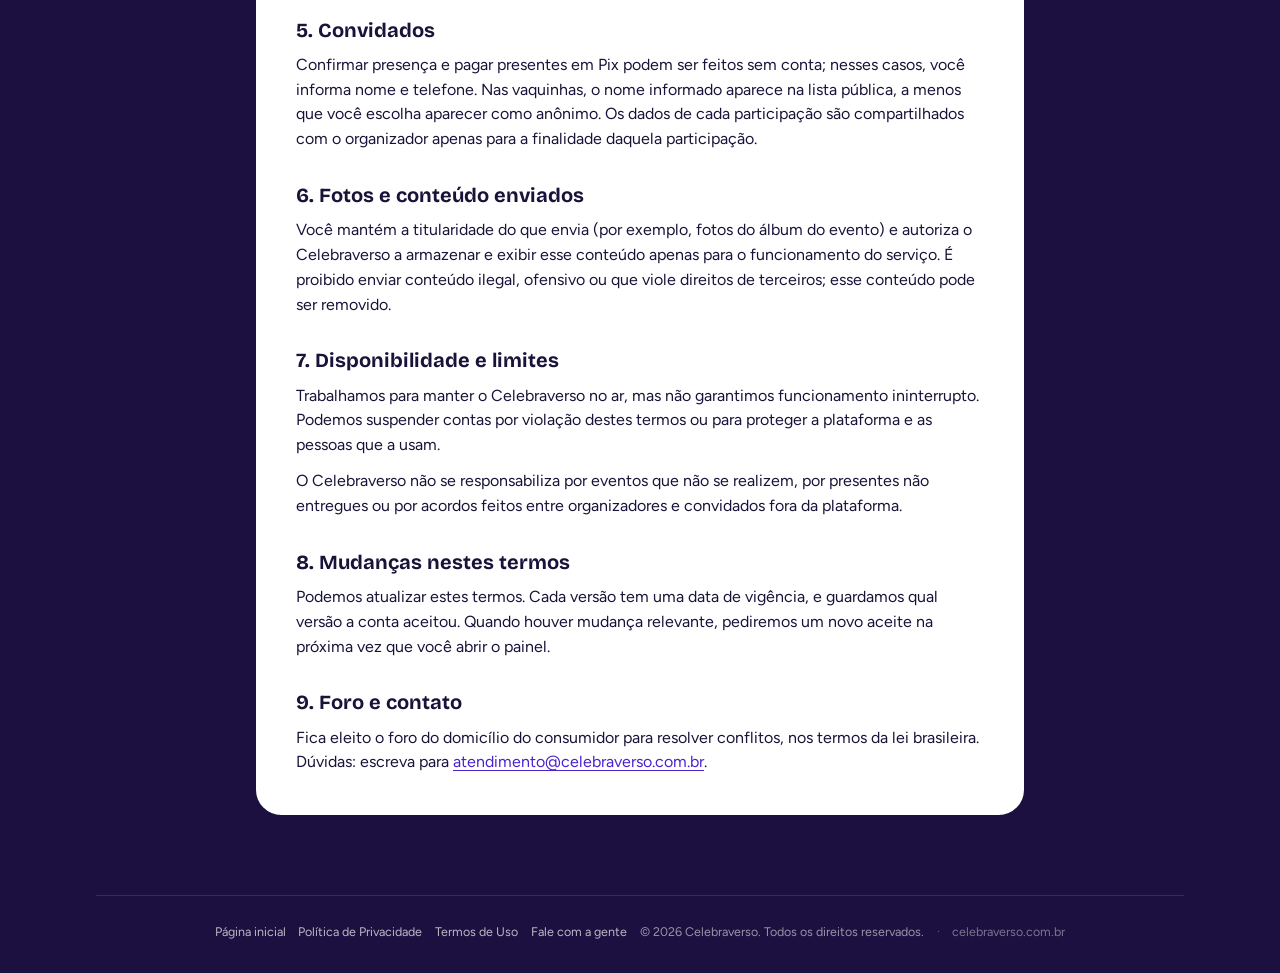
<file: termos/index.html>
<!doctype html>
<!-- Gerado por celebra-interface/scripts/legal-static.mjs. Não edite à mão. -->
<html lang="pt-BR">
  <head>
    <meta charset="utf-8" />
    <meta name="viewport" content="width=device-width, initial-scale=1" />
    <title>Termos de Uso · Celebraverso</title>
    <meta name="description" content="As regras para usar o Celebraverso: conta, eventos, presentes, vaquinhas e pagamentos." />
    <meta name="robots" content="index, follow" />
    <meta name="theme-color" content="#1b1040" />
    <meta name="color-scheme" content="dark light" />
    <link rel="icon" href="../favicon.svg?v=2" type="image/svg+xml" />
    <link rel="apple-touch-icon" href="../favicon.svg?v=2" />
    <link rel="canonical" href="https://celebraverso.com.br/termos/" />
    <meta property="og:type" content="website" />
    <meta property="og:site_name" content="Celebraverso" />
    <meta property="og:locale" content="pt_BR" />
    <meta property="og:url" content="https://celebraverso.com.br/termos/" />
    <meta property="og:title" content="Termos de Uso · Celebraverso" />
    <meta property="og:description" content="As regras para usar o Celebraverso: conta, eventos, presentes, vaquinhas e pagamentos." />
    <meta property="og:image" content="https://celebraverso.com.br/og-image.jpg" />
    <link rel="preload" href="../assets/fonts/bricolage-grotesque.woff2" as="font" type="font/woff2" crossorigin />
    <link rel="preload" href="../assets/fonts/figtree.woff2" as="font" type="font/woff2" crossorigin />
    <link rel="stylesheet" href="../styles.css?v=6" />
  </head>
  <body>
    <div class="fundo" aria-hidden="true"></div>
    <a class="skip-link" href="#conteudo">Pular para o conteúdo</a>

    <main id="conteudo" class="page sobre-fundo">
      <header>
        <a class="legal-brand" href="../">
          <span class="brand">
            <span class="sr-only">Celebraverso, página inicial</span>
            <svg class="brand-mark" viewBox="0 0 64 64" aria-hidden="true" focusable="false">
              <defs>
                <linearGradient id="celebraverso-c-legal" x1="8" y1="6" x2="56" y2="58" gradientUnits="userSpaceOnUse">
                  <stop offset="0" stop-color="#7a4dff" />
                  <stop offset="0.55" stop-color="#5b2ee8" />
                  <stop offset="1" stop-color="#ff4f9a" />
                </linearGradient>
              </defs>
              <path d="M44 15.5A19 19 0 1 0 44 48.5" stroke="url(#celebraverso-c-legal)" stroke-width="15" stroke-linecap="round" fill="none" />
              <path d="M13 26A19 19 0 0 1 24 14" stroke="#ffffff" stroke-opacity="0.35" stroke-width="2.6" stroke-linecap="round" fill="none" />
              <path class="spark" d="M52.00 21.50L54.76 28.34L61.50 31.00L54.76 33.66L52.00 40.50L49.24 33.66L42.50 31.00L49.24 28.34z" fill="#ffc933" />
              <path class="bit-mark" d="M57.50 42.00L58.95 45.60L62.50 47.00L58.95 48.40L57.50 52.00L56.05 48.40L52.50 47.00L56.05 45.60z" fill="#12d6c4" />
            </svg><span class="brand-word" aria-hidden="true">elebra<span class="brand-suffix">verso</span></span>
          </span>
        </a>
      </header>

      <article class="legal">
        <h1>Termos de Uso</h1>
        <p class="legal-date">Última atualização: 26 de novembro de 2026</p>
        <p class="legal-note" role="note">Texto provisório, em revisão jurídica. Pode mudar antes da versão definitiva; cada versão aceita fica registrada.</p>

        <nav class="legal-index" aria-label="Neste documento">
          <p>Neste documento</p>
          <ul>
            <li><a href="#aceite">1. Aceite dos termos</a></li>
            <li><a href="#conta">2. Sua conta</a></li>
            <li><a href="#organizador">3. Responsabilidades do organizador</a></li>
            <li><a href="#pagamentos">4. Pagamentos, comissão e saques</a></li>
            <li><a href="#convidados">5. Convidados</a></li>
            <li><a href="#conteudo">6. Fotos e conteúdo enviados</a></li>
            <li><a href="#disponibilidade">7. Disponibilidade e limites</a></li>
            <li><a href="#mudancas">8. Mudanças nestes termos</a></li>
            <li><a href="#contato">9. Foro e contato</a></li>
          </ul>
        </nav>

        <section id="aceite">
          <h2>1. Aceite dos termos</h2>
          <p>O Celebraverso é uma plataforma para organizar eventos: convites, confirmação de presença, lista de presentes e vaquinhas. Ao criar a conta, a pessoa concorda com estes Termos de Uso e com a Política de Privacidade, e guardamos a versão aceita. Quem participa sem conta vê os links dos dois textos no formulário; nesse caso, não há aceite registrado.</p>
          <p>Se não concordar, não use o Celebraverso.</p>
        </section>

        <section id="conta">
          <h2>2. Sua conta</h2>
          <p>Para organizar um evento é preciso ter conta no Celebraverso. Confirmar presença, pagar um presente em Pix e contribuir para uma vaquinha podem ser feitos sem conta; nesses casos, você informa os dados pedidos no formulário. Você é responsável pelos dados informados e por manter sua senha em segurança.</p>
          <p>Você deve ter 18 anos ou mais, ou estar assistido por responsável legal, para criar uma conta e movimentar valores.</p>
        </section>

        <section id="organizador">
          <h2>3. Responsabilidades do organizador</h2>
          <p>O organizador responde pelo conteúdo dos seus eventos, pelas informações dos convidados que cadastra e pelo cumprimento do que promete (entrega de presentes, realização do evento).</p>
          <ul>
            <li>Cadastrar apenas convidados que possa contatar, respeitando a privacidade deles.</li>
            <li>Não usar o Celebraverso para fraude, spam, conteúdo ilegal ou enganoso.</li>
          </ul>
        </section>

        <section id="pagamentos">
          <h2>4. Pagamentos, comissão e saques</h2>
          <p>Presentes em dinheiro e vaquinhas são pagos por Pix, processados por um provedor de pagamentos parceiro. O Celebraverso não guarda dados de cartão.</p>
          <p>A comissão cobrada sobre os valores recebidos é informada antes do pagamento e fica congelada no momento da cobrança. O saldo fica disponível para saque conforme as regras vigentes na sua conta.</p>
          <p>Pagamentos confirmados só são devolvidos nas hipóteses previstas em lei ou após análise da equipe do Celebraverso, conforme as regras de cada produto.</p>
        </section>

        <section id="convidados">
          <h2>5. Convidados</h2>
          <p>Confirmar presença e pagar presentes em Pix podem ser feitos sem conta; nesses casos, você informa nome e telefone. Nas vaquinhas, o nome informado aparece na lista pública, a menos que você escolha aparecer como anônimo. Os dados de cada participação são compartilhados com o organizador apenas para a finalidade daquela participação.</p>
        </section>

        <section id="conteudo">
          <h2>6. Fotos e conteúdo enviados</h2>
          <p>Você mantém a titularidade do que envia (por exemplo, fotos do álbum do evento) e autoriza o Celebraverso a armazenar e exibir esse conteúdo apenas para o funcionamento do serviço. É proibido enviar conteúdo ilegal, ofensivo ou que viole direitos de terceiros; esse conteúdo pode ser removido.</p>
        </section>

        <section id="disponibilidade">
          <h2>7. Disponibilidade e limites</h2>
          <p>Trabalhamos para manter o Celebraverso no ar, mas não garantimos funcionamento ininterrupto. Podemos suspender contas por violação destes termos ou para proteger a plataforma e as pessoas que a usam.</p>
          <p>O Celebraverso não se responsabiliza por eventos que não se realizem, por presentes não entregues ou por acordos feitos entre organizadores e convidados fora da plataforma.</p>
        </section>

        <section id="mudancas">
          <h2>8. Mudanças nestes termos</h2>
          <p>Podemos atualizar estes termos. Cada versão tem uma data de vigência, e guardamos qual versão a conta aceitou. Quando houver mudança relevante, pediremos um novo aceite na próxima vez que você abrir o painel.</p>
        </section>

        <section id="contato">
          <h2>9. Foro e contato</h2>
          <p>Fica eleito o foro do domicílio do consumidor para resolver conflitos, nos termos da lei brasileira. Dúvidas: escreva para <a href="mailto:atendimento@celebraverso.com.br">atendimento@celebraverso.com.br</a>.</p>
        </section>
      </article>

      <footer class="footer">
        <p><a href="../">Página inicial</a></p>
        <p><a href="../privacidade/">Política de Privacidade</a></p>
        <p><a href="../termos/" aria-current="page">Termos de Uso</a></p>
        <p><a href="mailto:atendimento@celebraverso.com.br">Fale com a gente</a></p>
        <p>© 2026 Celebraverso. Todos os direitos reservados.</p>
        <p class="domain">celebraverso.com.br</p>
      </footer>
    </main>
  </body>
</html>
</file>
<file: styles.css>
/* Celebraverso — página "Em breve". Identidade do site principal. */

@font-face {
  font-family: "Bricolage Grotesque";
  src: url("assets/fonts/bricolage-grotesque.woff2") format("woff2");
  font-weight: 200 800;
  font-style: normal;
  font-display: swap;
}

@font-face {
  font-family: "Figtree";
  src: url("assets/fonts/figtree.woff2") format("woff2");
  font-weight: 300 900;
  font-style: normal;
  font-display: swap;
}

:root {
  --violet: #5b2ee8;
  --violet-soft: #7a4dff;
  --violet-deep: #4a22d0;
  --pink: #ff4f9a;
  --sun: #ffc933;
  --aqua: #12d6c4;
  --ink: #1b1040;
  --ink-2: #2a1470;
  --white: #ffffff;
  --card: #ffffff;
  --foreground: #1a1238;
  --muted-foreground: #5b5478;
  --border: #e4def5;
  --radius: 0.875rem;
  --heading: "Bricolage Grotesque", "Figtree", system-ui, sans-serif;
  --sans: "Figtree", system-ui, sans-serif;
  --shadow-soft: 0 1px 2px rgb(27 16 64 / 0.05), 0 6px 20px rgb(60 30 160 / 0.07);
}

*,
*::before,
*::after {
  box-sizing: border-box;
}

html {
  -webkit-text-size-adjust: 100%;
  font-size: clamp(16px, 1vw, 40px);
  scroll-behavior: smooth;
}

html, body {
  margin: 0;
  padding: 0;
}

body {
  min-height: 100%;
  background: var(--ink);
  color: var(--white);
  font-family: var(--sans);
  font-size: 16px;
  line-height: 1.55;
  -webkit-font-smoothing: antialiased;
  text-rendering: optimizeLegibility;
}

h1,
h2,
h3,
p,
ul {
  margin: 0;
}

ul {
  padding: 0;
  list-style: none;
}

a {
  color: inherit;
}

.skip-link {
  position: absolute;
  top: -100px;
  left: 16px;
  z-index: 100;
  padding: 10px 16px;
  border-radius: 999px;
  background: var(--sun);
  color: var(--ink);
  font-weight: 700;
  text-decoration: none;
}

.skip-link:focus-visible {
  top: 16px;
  outline: 3px solid var(--white);
  outline-offset: 2px;
}

.page {
  margin: 0;
  position: relative;
  isolation: isolate;
  display: flex;
  flex-direction: column;
  align-items: center;
  min-height: 100svh;
  overflow: hidden;
  padding: clamp(2.5rem, 7vw, 5.5rem) clamp(1.1rem, 5vw, 3rem) 2rem;
  background-color: var(--ink);
  background-image:
    radial-gradient(60rem 34rem at 88% -10%, rgb(var(--hero-glow-a, 122 77 255 / 0.85)), transparent),
    radial-gradient(44rem 30rem at 0% 110%, rgb(var(--hero-glow-b, 255 79 154 / 0.45)), transparent),
    linear-gradient(160deg, var(--hero-top, #2a1470), var(--ink));
}

.ambient {
  position: absolute;
  inset: 0;
  overflow: hidden;
  pointer-events: none;
  container-type: size;
  z-index: -10;
}

.ambient span {
  position: absolute;
  display: block;
  will-change: transform;
}

.ambient svg {
  width: 100%;
  height: 100%;
}

@keyframes drift-down {
  0% {
    transform: translate3d(0, -10cqh, 0) rotate(0deg);
    opacity: 0;
  }
  8%, 90% {
    opacity: var(--o, 0.8);
  }
  100% {
    transform: translate3d(var(--dx, 24px), 108cqh, 0) rotate(var(--rot, 160deg));
    opacity: 0;
  }
}

.motion-safe\:animate-drift-down {
  animation: drift-down 56s linear infinite;
}

@media (prefers-reduced-motion: reduce) {
  .motion-reduce\:hidden {
    display: none;
  }
}

.max-sm\:hidden {
  display: block;
}

@media (max-width: 639px) {
  .max-sm\:hidden {
    display: none;
  }
}

.glow {
  position: absolute;
  z-index: -1;
  border-radius: 50%;
  filter: blur(70px);
  opacity: 0.55;
  pointer-events: none;
}

.glow-a {
  top: -8rem;
  right: -6rem;
  width: 34rem;
  height: 34rem;
  background: var(--violet-soft);
  animation: breathe 12s ease-in-out infinite;
}

.glow-b {
  bottom: -10rem;
  left: -8rem;
  width: 30rem;
  height: 30rem;
  background: var(--pink);
  opacity: 0.28;
  animation: breathe 15s ease-in-out infinite reverse;
}

.confetti {
  position: absolute;
  inset: 0;
  z-index: -1;
  pointer-events: none;
}

.bit {
  position: absolute;
  display: block;
  width: 10px;
  height: 10px;
  border-radius: 3px;
  opacity: 0.75;
  animation: drift 16s linear infinite;
}

.bit-1 { top: 12%; left: 8%; background: var(--sun); transform: rotate(18deg); animation-delay: -1s; }
.bit-2 { top: 22%; left: 88%; width: 7px; height: 7px; background: var(--aqua); border-radius: 50%; animation-delay: -5s; }
.bit-3 { top: 62%; left: 5%; width: 8px; height: 14px; background: var(--pink); animation-delay: -9s; }
.bit-4 { top: 74%; left: 92%; background: var(--violet-soft); transform: rotate(40deg); animation-delay: -3s; }
.bit-5 { top: 40%; left: 94%; width: 6px; height: 6px; background: var(--sun); border-radius: 50%; animation-delay: -12s; }
.bit-6 { top: 86%; left: 14%; width: 7px; height: 7px; background: var(--aqua); transform: rotate(25deg); animation-delay: -7s; }
.bit-7 { top: 8%; left: 96%; width: 6px; height: 10px; background: var(--pink); animation-delay: -14s; }
.bit-8 { top: 52%; left: 78%; width: 5px; height: 5px; background: var(--white); border-radius: 50%; opacity: 0.5; animation-delay: -2s; }

.hero {
  display: flex;
  flex-direction: column;
  align-items: center;
  width: 100%;
  max-width: 60rem;
  text-align: center;
}

.badge {
  display: inline-flex;
  align-items: center;
  gap: 0.5rem;
  padding: 0.45rem 0.95rem;
  border-radius: 999px;
  background: rgb(255 255 255 / 0.12);
  box-shadow: inset 0 0 0 1px rgb(255 255 255 / 0.2);
  font-size: 0.78rem;
  font-weight: 700;
  letter-spacing: 0.14em;
  text-transform: uppercase;
  color: rgb(255 255 255 / 0.92);
}

.badge-spark {
  width: 14px;
  height: 14px;
  color: var(--sun);
  animation: twinkle 5s ease-in-out infinite;
}

.brand {
  display: inline-block;
  margin-top: clamp(1.1rem, 3vw, 1.8rem);
  font-family: var(--heading);
  font-weight: 800;
  font-size: clamp(3.2rem, 10vw, 6rem);
  line-height: 1;
  letter-spacing: -0.025em;
  white-space: nowrap;
  color: var(--white);
}

.brand-mark {
  display: inline-block;
  width: 1.32em;
  height: 1.32em;
  vertical-align: -0.23em;
  margin-right: 0.03em;
  overflow: visible;
}

.brand-word {
  display: inline;
}

.brand-suffix {
  color: inherit;
}

.sr-only {
  position: absolute;
  width: 1px;
  height: 1px;
  padding: 0;
  margin: -1px;
  overflow: hidden;
  clip-path: inset(50%);
  white-space: nowrap;
  border: 0;
}

.spark {
  transform-box: fill-box;
  transform-origin: center;
  animation: logo-twinkle 5s ease-in-out infinite;
}

.bit-mark {
  transform-box: fill-box;
  transform-origin: center;
  animation: logo-bit 6s ease-in-out infinite;
}

.headline {
  margin-top: clamp(1.2rem, 3vw, 1.8rem);
  max-width: 20ch;
  font-family: var(--heading);
  font-weight: 800;
  font-size: clamp(2rem, 5.6vw, 3.8rem);
  line-height: 1.04;
  letter-spacing: -0.02em;
  text-wrap: balance;
}

.sun-word {
  position: relative;
  display: inline-block;
  color: var(--sun);
  white-space: nowrap;
}

.underline {
  position: absolute;
  bottom: -0.22em;
  left: 0;
  width: 100%;
  height: 0.28em;
  color: var(--sun);
  opacity: 0.9;
}

.lead {
  margin-top: clamp(1.1rem, 3vw, 1.6rem);
  max-width: 44rem;
  color: rgb(255 255 255 / 0.85);
  font-size: clamp(1rem, 2.2vw, 1.25rem);
  text-wrap: pretty;
}

.slogan {
  margin-top: 1.4rem;
  font-size: 0.78rem;
  font-weight: 700;
  letter-spacing: 0.2em;
  text-transform: uppercase;
  color: rgb(255 255 255 / 0.62);
}

.features {
  width: 100%;
  max-width: 68rem;
  margin-top: clamp(3rem, 8vw, 5.5rem);
}

.section-title {
  scroll-margin-top: 2rem;
  text-align: center;
  font-family: var(--heading);
  font-weight: 800;
  font-size: clamp(1.5rem, 3.6vw, 2.2rem);
  letter-spacing: -0.01em;
}

.cards {
  display: grid;
  grid-template-columns: repeat(6, minmax(0, 1fr));
  grid-auto-rows: 1fr;
  gap: 1rem;
  margin-top: 1.6rem;
}

.card {
  grid-column: span 2;
  display: flex;
  flex-direction: column;
  gap: 0.7rem;
  padding: 1.5rem;
  border-radius: calc(var(--radius) * 1.8);
  background: var(--card);
  color: var(--foreground);
  box-shadow: var(--shadow-soft), inset 0 0 0 1px rgb(27 16 64 / 0.1);
  transition: transform 0.25s ease, box-shadow 0.25s ease;
}

.card:nth-child(4) {
  grid-column: 2 / span 2;
}

@media (max-width: 1099px) {
  .cards {
    grid-template-columns: repeat(4, minmax(0, 1fr));
  }
  .card:nth-child(4) {
    grid-column: span 2;
  }
  .card:nth-child(5) {
    grid-column: 2 / span 2;
  }
}

@media (max-width: 639px) {
  .cards {
    grid-template-columns: minmax(0, 1fr);
  }
  .card,
  .card:nth-child(4),
  .card:nth-child(5) {
    grid-column: 1 / -1;
  }
  .bit-1 {
    display: none;
  }
}

.card:hover {
  transform: translateY(-4px);
  box-shadow: var(--shadow-soft), 0 18px 48px rgb(27 16 64 / 0.18), inset 0 0 0 1px rgb(27 16 64 / 0.18);
}

.card h3 {
  font-family: var(--heading);
  font-weight: 600;
  font-size: 1.15rem;
  letter-spacing: -0.01em;
  color: var(--foreground);
}

.card p {
  color: var(--muted-foreground);
  font-size: 0.94rem;
  line-height: 1.5;
}

.icon {
  display: inline-flex;
  align-items: center;
  justify-content: center;
  width: 2.9rem;
  height: 2.9rem;
  border-radius: calc(var(--radius) * 1.4);
}

.icon svg {
  width: 1.35rem;
  height: 1.35rem;
}

.icon-violet { background: var(--violet); color: var(--white); }
.icon-pink { background: var(--pink); color: var(--ink); }
.icon-sun { background: var(--sun); color: var(--ink); }
.icon-ink { background: rgb(255 255 255 / 0.92); color: var(--ink); border: 1px solid var(--border); }
.icon-aqua { background: var(--aqua); color: var(--ink); }

.types-label {
  margin-top: clamp(2.4rem, 6vw, 3.6rem);
  text-align: center;
  font-size: 0.72rem;
  font-weight: 700;
  letter-spacing: 0.18em;
  text-transform: uppercase;
  color: rgb(255 255 255 / 0.55);
}

.types {
  display: flex;
  flex-wrap: wrap;
  justify-content: center;
  gap: 0.55rem;
  margin-top: 0.9rem;
}

.types li {
  padding: 0.45rem 0.9rem;
  border-radius: 999px;
  background: rgb(255 255 255 / 0.07);
  box-shadow: inset 0 0 0 1px rgb(255 255 255 / 0.12);
  font-size: 0.85rem;
  font-weight: 500;
  color: rgb(255 255 255 / 0.82);
}

.footer {
  display: flex;
  flex-wrap: wrap;
  align-items: center;
  justify-content: center;
  gap: 0.4rem 0.8rem;
  width: 100%;
  max-width: 68rem;
  margin-top: clamp(3rem, 8vw, 5rem);
  padding-top: 1.6rem;
  border-top: 1px solid rgb(255 255 255 / 0.12);
  font-size: 0.78rem;
  color: rgb(255 255 255 / 0.55);
}

.footer .domain {
  color: rgb(255 255 255 / 0.42);
}

.footer .domain::before {
  content: "·";
  margin-right: 0.8rem;
  color: rgb(255 255 255 / 0.3);
}

.footer a {
  color: rgb(255 255 255 / 0.7);
  text-decoration: none;
}

.footer a:hover {
  color: var(--white);
  text-decoration: underline;
}

.reveal {
  animation: rise 0.7s cubic-bezier(0.2, 0.7, 0.2, 1) both;
}

.reveal-1 { animation-delay: 0.08s; }
.reveal-2 { animation-delay: 0.16s; }
.reveal-3 { animation-delay: 0.24s; }
.reveal-4 { animation-delay: 0.32s; }

@keyframes rise {
  from { opacity: 0; transform: translateY(18px); }
  to { opacity: 1; transform: none; }
}

@keyframes breathe {
  0%, 100% { transform: scale(1); opacity: 0.5; }
  50% { transform: scale(1.08); opacity: 0.7; }
}

/* Estrelas do logo: mesmos movimentos do app (globals.css: twinkle e bit). */
@keyframes logo-twinkle {
  0%, 100% { transform: scale(1.05) rotate(0deg); opacity: 1; }
  50% { transform: scale(0.92) rotate(6deg); opacity: 0.93; }
}

@keyframes logo-bit {
  0%, 100% { transform: translate(0, 0) rotate(0deg); }
  50% { transform: translate(2px, -7px) rotate(14deg); }
}

@keyframes drift {
  0% { transform: translateY(-14px) rotate(0deg); }
  50% { transform: translateY(14px) rotate(180deg); }
  100% { transform: translateY(-14px) rotate(360deg); }
}

@keyframes twinkle {
  0%, 100% { opacity: 1; transform: scale(1) rotate(0deg); }
  50% { opacity: 0.65; transform: scale(0.82) rotate(18deg); }
}

@keyframes bit {
  0%, 100% { opacity: 1; transform: translateY(0) scale(1); }
  50% { opacity: 0.55; transform: translateY(-2px) scale(0.8); }
}

:focus-visible {
  outline: 3px solid var(--sun);
  outline-offset: 3px;
  border-radius: 6px;
}

@media (max-width: 600px) {
  .page {
    padding-top: 2.6rem;
  }
  .card {
    padding: 1.25rem;
  }
  .footer {
    flex-direction: column;
    text-align: center;
  }
  .footer .domain::before {
    content: none;
  }
}

@media (prefers-reduced-motion: reduce) {
  *,
  *::before,
  *::after {
    animation-duration: 0.001ms !important;
    animation-iteration-count: 1 !important;
    transition-duration: 0.001ms !important;
    scroll-behavior: auto !important;
  }
}
/* Fundo igual ao do hero da landing (bg-hero, SEM campanha), preso à tela. */
.fundo {
  position: fixed;
  inset: 0;
  z-index: -1;
  overflow: hidden;
  pointer-events: none;
  background-color: #1b1040;
  background-image:
    radial-gradient(60rem 34rem at 88% -10%, rgb(122 77 255 / 0.85), transparent),
    radial-gradient(44rem 30rem at 0% 110%, rgb(255 79 154 / 0.45), transparent),
    linear-gradient(160deg, #2a1470, #1b1040);
}
.fundo .ambient { z-index: 0; }
.fundo .ambient span { animation: drift-down 56s linear infinite; }
.page.sobre-fundo { background: transparent; }
@keyframes drift-down {
  0% { opacity: 0; transform: translateY(-10cqh) rotate(0deg); }
  8%, 90% { opacity: var(--o, 0.8); }
  100% { transform: translate3d(var(--dx, 24px), 108cqh, 0) rotate(var(--rot, 160deg)); opacity: 0; }
}
@media (prefers-reduced-motion: reduce) { .fundo .ambient { display: none; } }
@media (max-width: 639px) {
  .fundo .ambient span.max-sm\:hidden { display: none; }
}

/* Páginas de Privacidade e Termos. */
.legal-brand {
  text-decoration: none;
}

.legal-brand .brand {
  margin-top: 0;
  font-size: clamp(2.2rem, 7vw, 3rem);
}

.legal {
  display: flex;
  flex-direction: column;
  gap: 1.1rem;
  width: 100%;
  max-width: 48rem;
  margin-top: 1.8rem;
  padding: clamp(1.25rem, 4vw, 2.5rem);
  border-radius: calc(var(--radius) * 1.8);
  background: var(--card);
  color: var(--foreground);
  overflow-wrap: break-word;
}

.legal h1,
.legal h2 {
  font-family: var(--heading);
  line-height: 1.15;
}

.legal h1 {
  font-size: clamp(1.8rem, 5vw, 2.4rem);
  font-weight: 800;
}

.legal h2 {
  font-size: 1.25rem;
  font-weight: 700;
}

.legal-date {
  color: var(--muted-foreground);
  font-size: 0.9rem;
}

.legal-note {
  padding: 0.75rem 1rem;
  border: 1px solid var(--sun);
  border-radius: var(--radius);
  background: rgb(255 201 51 / 0.14);
  font-size: 0.9rem;
}

.legal-index {
  padding: 1rem 1.25rem;
  border-radius: var(--radius);
  background: #f3effd;
  font-size: 0.92rem;
}

.legal-index p {
  margin-bottom: 0.4rem;
  font-weight: 700;
}

.legal-index li + li {
  margin-top: 0.3rem;
}

.legal a {
  color: var(--violet-deep);
  text-underline-offset: 3px;
}

.legal section {
  display: flex;
  flex-direction: column;
  gap: 0.7rem;
  margin-top: 0.9rem;
  scroll-margin-top: 1.5rem;
}

.legal section ul {
  padding-left: 1.25rem;
  list-style: disc;
}

.legal section li + li {
  margin-top: 0.35rem;
}

.legal :focus-visible {
  outline-color: var(--violet);
}

/* Página 404 */
.error-page {
  min-height: 100vh;
  display: grid;
  place-items: center;
  padding: 1.5rem;
  background: linear-gradient(160deg, #2a1470, #1b1040);
  color: var(--white);
  text-align: center;
}

.error-card {
  display: grid;
  justify-items: center;
  gap: 1rem;
  max-width: 34rem;
}

.error-card .hero-bg {
  display: none;
}

.error-card .brand {
  margin: 0 0 1rem;
  font-size: clamp(2.2rem, 9vw, 3.5rem);
}

.error-card h1 {
  margin: 0;
  font-family: var(--heading);
  font-size: clamp(1.6rem, 6vw, 2.4rem);
  line-height: 1.15;
}

.error-card p {
  margin: 0;
}

.error-card .btn-sun {
  display: inline-block;
  margin-top: 0.75rem;
  padding: 0.85rem 1.6rem;
  border-radius: 999px;
  background: var(--sun);
  color: #1b1040;
  font-weight: 700;
  text-decoration: none;
}
</file>
